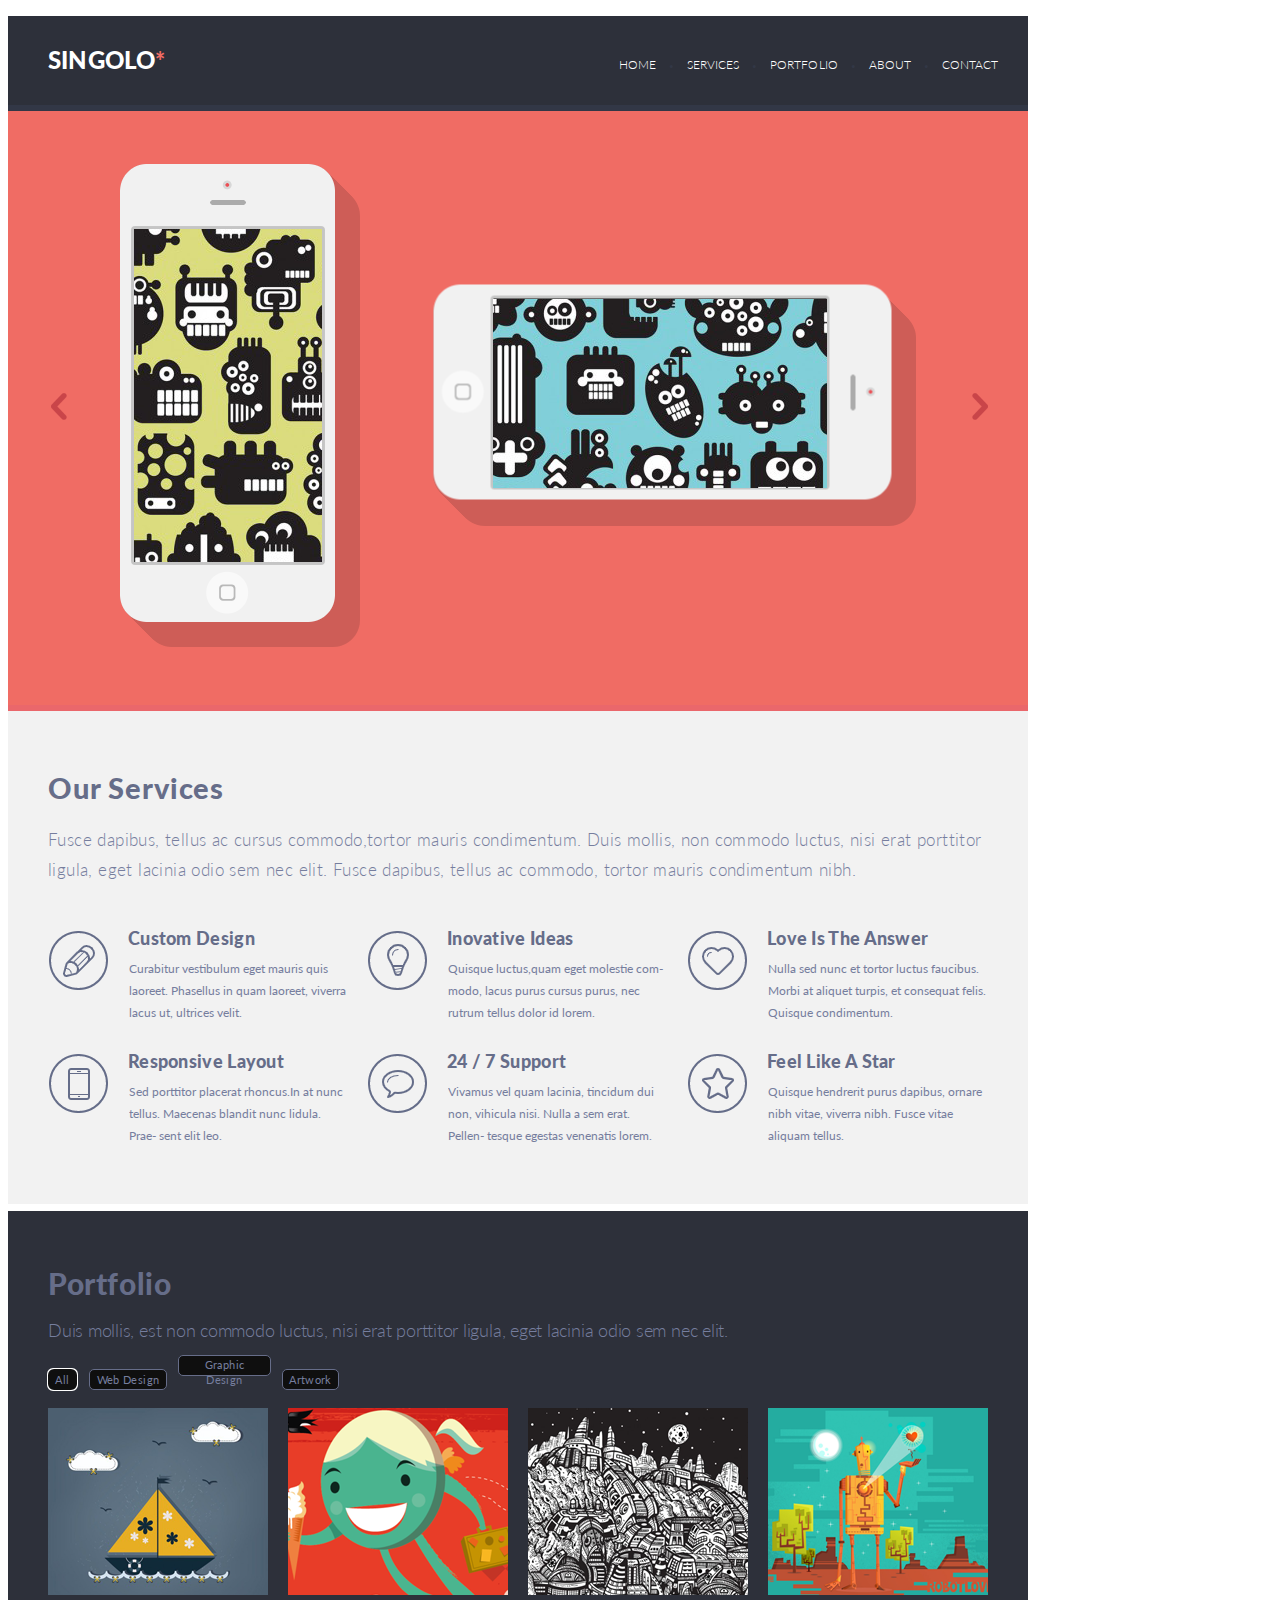
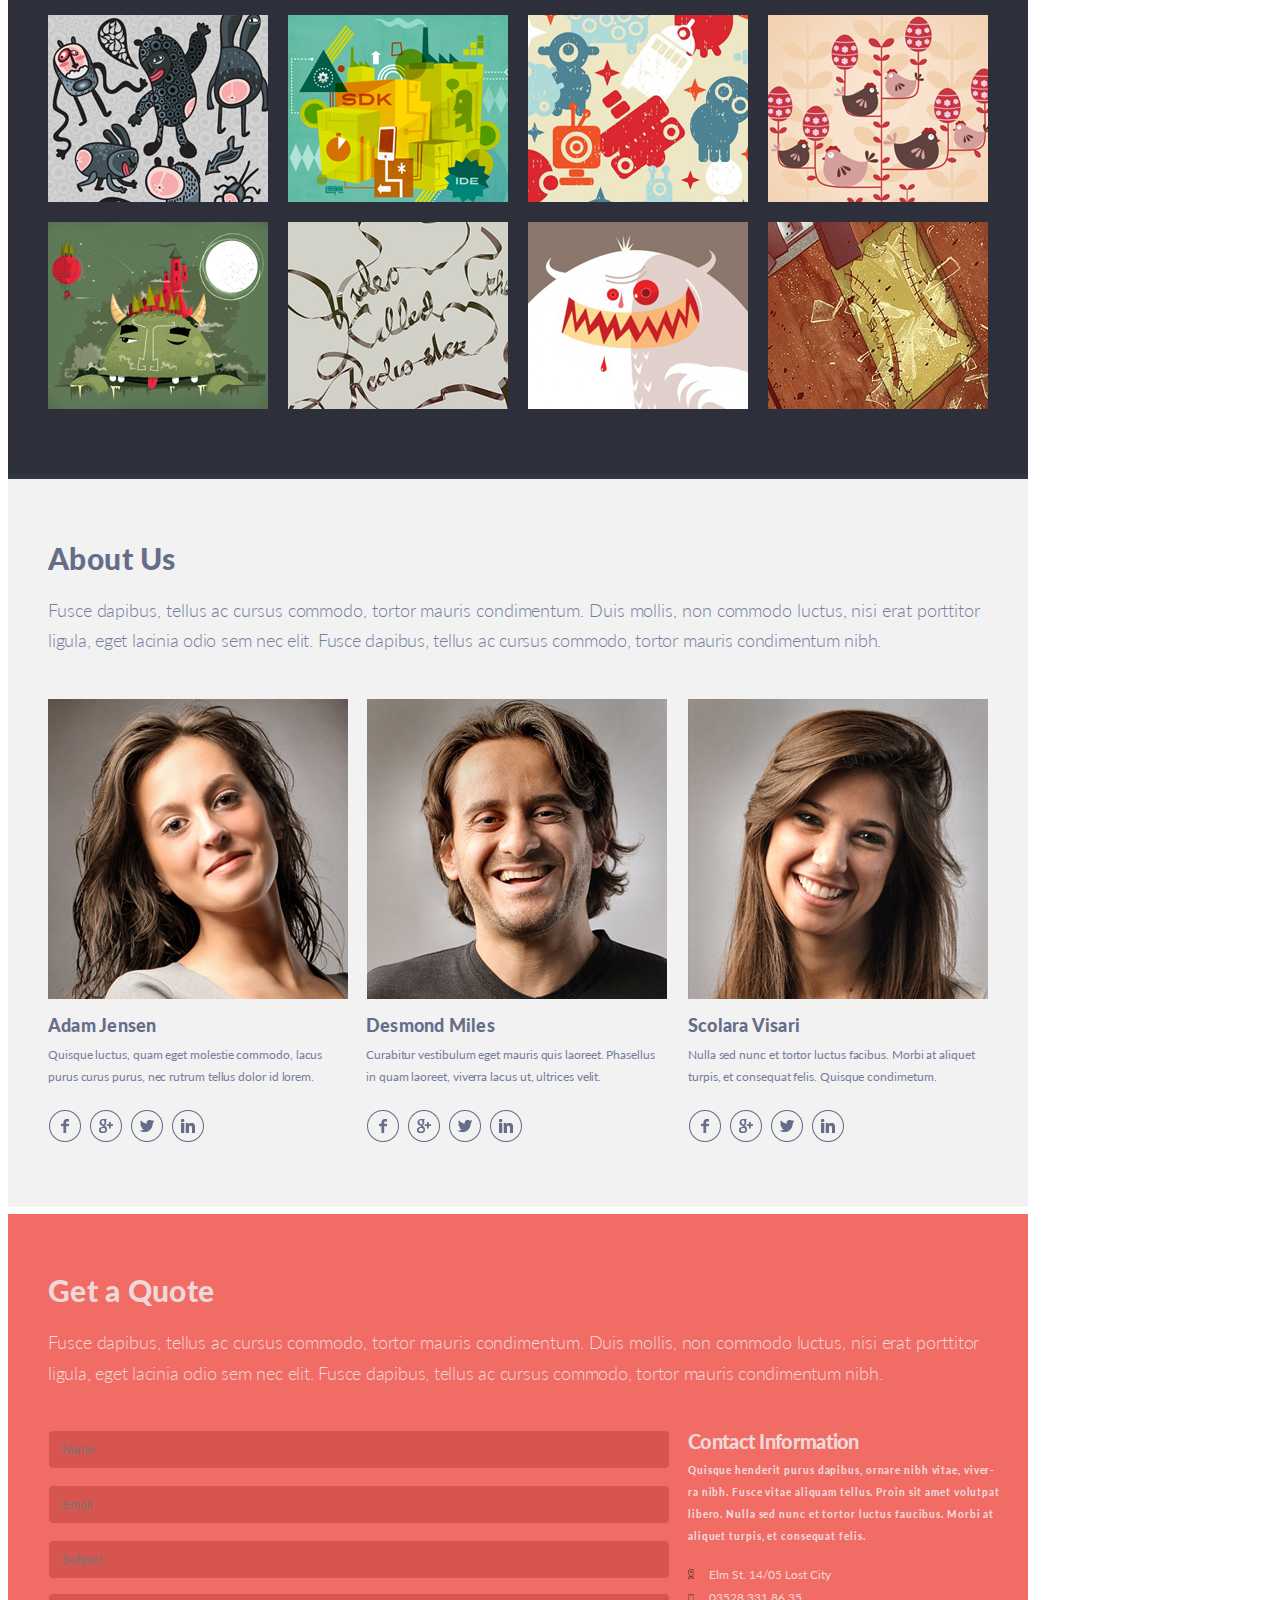
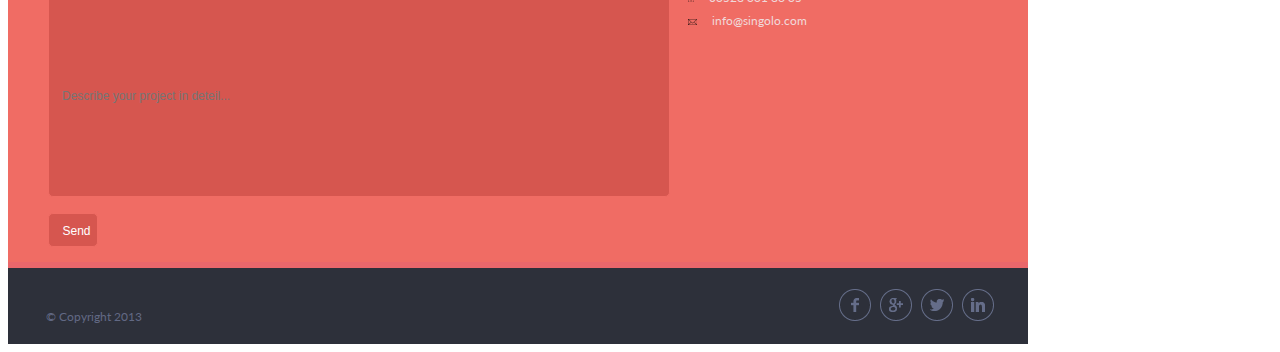
<file: index.html>
<!DOCTYPE html>
<html lang="ru">
<head>
    <meta charset="UTF-8">
    <link rel="stylesheet" href="style.css">
    <title>Singolo</title>
    <link href="https://fonts.googleapis.com/css?family=Lato&display=swap" rel="stylesheet">
</head>

<body>
    <header class="page-header">
        <div>
            <ul id="menu">
                <li><h1>SINGOLO<span class="logo-star">*</span></h1></li>
                <li class="active"><a href="#home-link">HOME</a></li>
                <li class="point">•</li>
                <li><a href="#services-link">SERVICES</a></li>
                <li class="point">•</li>
                <li><a href="#portfolio-link">PORTFOLIO</a></li>
                <li class="point">•</li>
                <li><a href="#about-link">ABOUT</a></li>
                <li class="point">•</li>
                <li><a href="#contact-link">CONTACT</a></li>
            </ul>
        </div>
    </header>
    <main>
        <section class="Slider">
            <div>
                <div id="Slide-1" class="active-slide">
                    <img id="iPhone-V" class="model-iPhone-vertical" alt="iPhone" src="assets/iPhone.png">
                    <img class="shadow-vertical" alt="iPhoneShadow" src="assets/Shadow.png">
                    <img id="pic-V" class="picture-vertical" alt="picture-vertical" src="assets/Layer6.png" />
                    <img id="iPhone-H" class="model-iPhone-horizontal" alt="iPhone" src="assets/iPhone.png">
                    <img class="shadow-horizontal" alt="iPhoneShadow" src="assets/Shadow2.png">
                    <img id="pic-H" class="picture-horizontal" alt="picture-horizontal" src="assets/Layer5.png" />
                </div>
                <div id="Slide-2" hidden>
                    <img class="slide-2" alt="slide-2" src="assets/Slide-2.png" />
                </div>
                <a id="prev-slide" href="#"><img class="symbol_left" src="assets/chev.png" /></a>
                <a id="next-slide" href="#"><img class="symbol_right" src="assets/chevr.png" /></a>
            </div>
        </section>
        <section class="Servises">
            <div id="services-link" class="our-services"><p>Our Services</p></div>
            <p class="services-text">
                Fusce dapibus, tellus ac cursus commodo,tortor mauris condimentum. Duis mollis, non commodo luctus, nisi erat porttitor
                ligula, eget lacinia odio sem nec elit. Fusce dapibus, tellus ac commodo, tortor mauris condimentum nibh.
            </p>
            <div class="services-grid">
                <div><img class="picture-pen" src="assets/pen.png" alt="pen" /></div>
                <div>
                    <h3>Custom Design</h3>
                    <p>Curabitur vestibulum eget mauris quis laoreet. Phasellus in quam laoreet, viverra lacus ut, ultrices velit.</p>
                </div>
                <div><img class="picture-bulb" src="assets/bulb.png" alt="bulb" /></div>
                <div>
                    <h3>Inovative Ideas</h3>
                    <p>Quisque luctus,quam eget molestie com- modo, lacus purus cursus purus, nec rutrum tellus dolor id lorem.</p>
                </div>
                <div><img class="picture-heart" src="assets/heart.png" alt="heart" /></div>
                <div>
                    <h3>Love Is The Answer</h3>
                    <p>
                        Nulla sed nunc et tortor luctus faucibus. Morbi at aliquet turpis, et consequat felis. Quisque condimentum.
                    </p>
                </div>
                <div><img class="picture-phone" src="assets/phone.png" alt="phone" /></div>
                <div>
                    <h3>Responsive Layout</h3>
                    <p>Sed porttitor placerat rhoncus.In at nunc tellus. Maecenas blandit nunc lidula. Prae- sent elit leo.</p>
                </div>
                <div><img class="picture-bubble" src="assets/bubble.png" alt="bubble" /></div>
                <div>
                    <h3>24 / 7 Support</h3>
                    <p>Vivamus vel quam lacinia, tincidum dui non, vihicula nisi. Nulla a sem erat. Pellen- tesque egestas venenatis lorem.</p>
                </div>
                <div><img class="picture-star" src="assets/star.png" alt="star" /></div>
                <div>
                    <h3>Feel Like A Star</h3>
                    <p>Quisque hendrerit purus dapibus, ornare nibh vitae, viverra nibh. Fusce vitae aliquam tellus.</p>
                </div>
            </div>
        </section>
        <section class="portfolio-section">
            <div class="portfolio-class">
                <h1 id="portfolio-link" class="portfolio">Portfolio</h1>
                <p>Duis mollis, est non commodo luctus, nisi erat porttitor ligula, eget lacinia odio sem nec elit.</p>

                <ul id="image-change">
                    <li><button class="button1" type="button" autofocus><span>All</span></button></li>
                    <li><button class="button2" type="button" autofocus><span>Web Design</span></button></li>
                    <li><button class="button3" type="button" autofocus><span>Graphic Design</span></button></li>
                    <li><button class="button4" type="button" autofocus><span>Artwork</span></button></li>
                </ul>

            </div>
            <div id="image-grid" class="image-grid">
                <div><a href="#portfolio-link"><img id="pic1" src="assets/Image1.png" alt="picture1" /></a></div>
                <div><a href="#portfolio-link"><img id="pic2" src="assets/Image2.png" alt="picture2" /></a></div>
                <div><a href="#portfolio-link"><img id="pic3" src="assets/Image3.png" alt="picture3" /></a></div>
                <div><a href="#portfolio-link"><img id="pic4" src="assets/Image4.png" alt="picture4" /></a></div>
                <div><a href="#portfolio-link"><img id="pic5" src="assets/Image5.png" alt="picture5" /></a></div>
                <div><a href="#portfolio-link"><img id="pic6" src="assets/Image6.png" alt="picture6" /></a></div>
                <div><a href="#portfolio-link"><img id="pic7" src="assets/Image7.png" alt="picture7" /></a></div>
                <div><a href="#portfolio-link"><img id="pic8" src="assets/Image8.png" alt="picture8" /></a></div>
                <div><a href="#portfolio-link"><img id="pic9" src="assets/Image9.png" alt="picture9" /></a></div>
                <div><a href="#portfolio-link"><img id="pic10" src="assets/Image10.png" alt="picture10" /></a></div>
                <div><a href="#portfolio-link"><img id="pic11" src="assets/Image11.png" alt="picture11" /></a></div>
                <div><a href="#portfolio-link"><img id="pic12" src="assets/Image12.png" alt="picture12" /></a></div>
            </div>
        </section>
        <section class="about-us">
            <div>
                <h2 id="about-link">About Us</h2>
            </div>
            <div>
                <p>
                    Fusce dapibus, tellus ac cursus commodo, tortor mauris condimentum. Duis mollis, non commodo luctus, nisi erat porttitor
                    <span>ligula, eget lacinia odio sem nec elit. Fusce dapibus, tellus ac cursus commodo, tortor mauris condimentum nibh.</span>
                </p>
            </div>
            <div class="about-us-grid">
                <div><img src="assets/Photo1.png" alt="photo1" /></div>
                <div><img src="assets/Photo2.png" alt="photo2" /></div>
                <div><img src="assets/Photo3.png" alt="photo3" /></div>
                <div>
                    <h3>
                        Adam Jensen
                    </h3>
                    <p class="description">Quisque luctus, quam eget molestie commodo, lacus purus curus purus, nec rutrum tellus dolor id lorem.</p>
                </div>
                <div>
                    <h3>
                        Desmond Miles
                    </h3>
                    <p class="description">Curabitur vestibulum eget mauris quis laoreet. Phasellus in quam laoreet, viverra lacus ut, ultrices velit.</p>
                </div>
                <div>
                    <h3>
                        Scolara Visari
                    </h3>
                    <p class="description">Nulla sed nunc et tortor luctus facibus. Morbi at aliquet turpis, et consequat felis. Quisque condimetum.</p>
                </div>
                <div class="logos">
                    <ul>
                        <li><a href="facebook.com"><img src="assets/facebook-logo.png" alt="facebook" /></a></li>
                        <li><a href="google.com"><img src="assets/google+-logo.png" alt="google+" /></a></li>
                        <li><a href="twitter.com"><img src="assets/twitter-logo.png" alt="twitter" /></a></li>
                        <li><a href="linkedin.com"><img src="assets/linkedin-logo.png" alt="linkedin" /></a></li>
                    </ul>
                </div>
                <div class="logos">
                    <ul>
                        <li><a href="facebook.com"><img src="assets/facebook-logo.png" alt="facebook" /></a></li>
                        <li><a href="google.com"><img src="assets/google+-logo.png" alt="google+" /></a></li>
                        <li><a href="twitter.com"><img src="assets/twitter-logo.png" alt="twitter" /></a></li>
                        <li><a href="linkedin.com"><img src="assets/linkedin-logo.png" alt="linkedin" /></a></li>
                    </ul>
                </div>
                <div class="logos">
                    <ul>
                        <li><a href="facebook.com"><img src="assets/facebook-logo.png" alt="facebook" /></a></li>
                        <li><a href="google.com"><img src="assets/google+-logo.png" alt="google+" /></a></li>
                        <li><a href="twitter.com"><img src="assets/twitter-logo.png" alt="twitter" /></a></li>
                        <li><a href="linkedin.com"><img src="assets/linkedin-logo.png" alt="linkedin" /></a></li>
                    </ul>
                </div>
            </div>
        </section>
        <section class="get-a-quote">
            <p id="contact-link" class="article">Get a Quote</p>
            <p class="article-description">
                Fusce dapibus, tellus ac cursus commodo, tortor mauris condimentum. Duis mollis, non commodo luctus, nisi erat
                porttitor <br /><span>ligula, eget lacinia odio sem nec elit. Fusce dapibus, tellus ac cursus commodo, tortor mauris condimentum nibh.</span>
            </p>
            <form action="#" method="post">
                <div class="grid-form">
                    <div class="form-left">
                        <p><input type="text" placeholder="Name" name="Name" pattern="[A-Z]{1}[a-z]{1-20}" required></p>
                        <p><input type="email" placeholder="Email" name="Email" required></p>
                        <p><input type="text" placeholder="Subject" name="Subject" required></p>
                        <p><input id="form-description" type="text" placeholder="Describe your project in deteil..." name="Describtion" required></p>
                        <p><input id="buttom" type="submit" name="bsend" value="Send"></p>
                    </div>
                    <div>
                        <p class="contact">Contact Information</p>
                        <p class="contact-description">
                            Quisque henderit purus dapibus, ornare nibh vitae, viver-<br />ra nibh. Fusce vitae aliquam tellus. Proin sit amet volutpat<br />
                            libero. Nulla sed nunc et tortor luctus faucibus. Morbi at<br /> aliquet turpis, et consequat felis.
                        </p>
                        <p class="other">
                            <a href="#"><img src="assets/location.png" alt="location" /></a><span>Elm St. 14/05 Lost City</span>
                            <br />
                            <a href="#"><img src="assets/telephone.png" alt="location" /></a><span>03528 331 86 35</span>
                            <br />
                            <a href="#"><img src="assets/mail.png" alt="location" /></a><span>info@singolo.com</span>
                        </p>
                    </div>
                </div>
            </form>
        </section>
    </main>
    <footer>
        <div class="logos">
            <ul>
                <li class="copyright">&#169; Copyright 2013</li>
                <li><a href="facebook.com"><img src="assets/facebook-logo.png" alt="facebook" /></a></li>
                <li><a href="google.com"><img src="assets/google+-logo.png" alt="google+" /></a></li>
                <li><a href="twitter.com"><img src="assets/twitter-logo.png" alt="twitter" /></a></li>
                <li><a href="linkedin.com"><img src="assets/linkedin-logo.png" alt="linkedin" /></a></li>
            </ul>
        </div>
    </footer>
    <script src="script.js"></script>
</body>
</html>
</file>
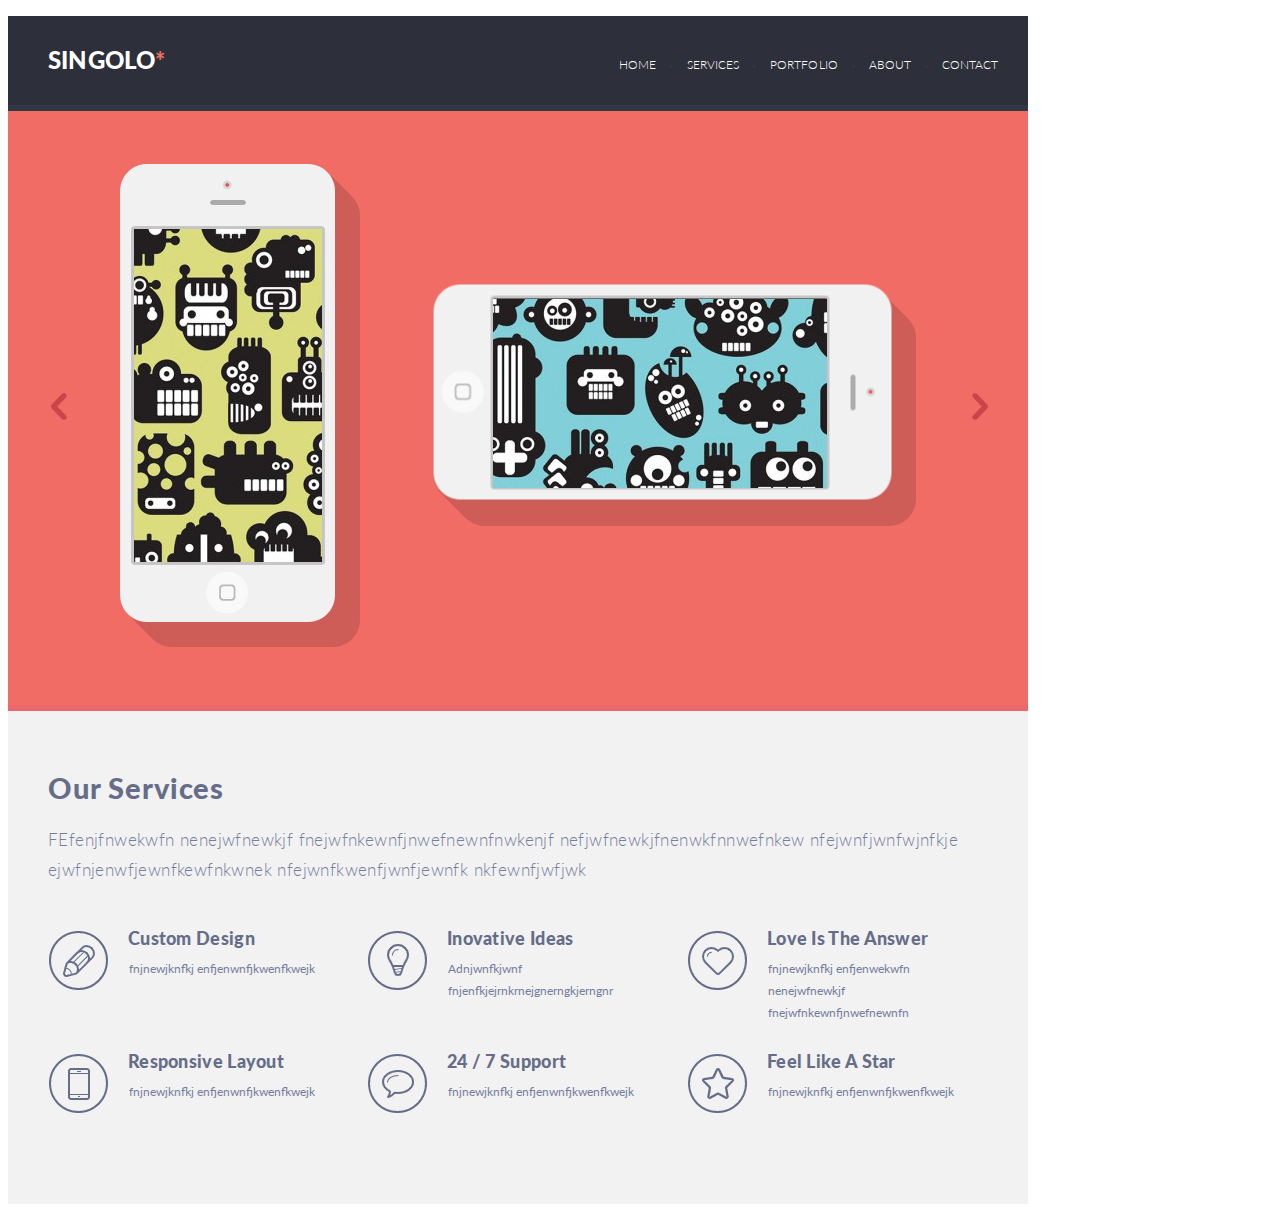
<file: singolo1.html>
<!DOCTYPE html>
<html lang="ru">
<head>
    <meta charset="UTF-8">
    <link rel="stylesheet" href="style.css">
    <title>Singolo</title>
    <link href="https://fonts.googleapis.com/css?family=Lato&display=swap" rel="stylesheet">
</head>

<body>
    <header class="page-header">
        <div>
            <ul>
                <li><h1>SINGOLO<span class="logo-star">*</span></h1></li>
                <li class="page-home"><a href="">HOME</a></li>
                <li class="point">•</li>
                <li><a href="">SERVICES</a></li>
                <li class="point">•</li>
                <li><a href="">PORTFOLIO</a></li>
                <li class="point">•</li>
                <li><a href="">ABOUT</a></li>
                <li class="point">•</li>
                <li><a href="">CONTACT</a></li>
            </ul>
        </div>
    </header>
    <main>
        <section class="Slider">
            <div>
                <a href=""><img class="symbol_left" src="assets/chev.png" /></a>
                <img class="model-iPhone-vertical" alt="iPhone" src="assets/iPhone.png">
                <img class="shadow-vertical" alt="iPhoneShadow" src="assets/Shadow.png">
                <img class="picture-vertical" alt="picture-vertical" src="assets/Layer6.png" />
                <img class="model-iPhone-horizontal" alt="iPhone" src="assets/iPhone.png">
                <img class="shadow-horizontal" alt="iPhoneShadow" src="assets/Shadow2.png">
                <img class="picture-horizontal" alt="picture-horizontal" src="assets/Layer5.png" />
                <a href=""><img class="symbol_right" src="assets/chevr.png" /></a>
            </div>
        </section>
        <section class="Servises">
            <div class="our-services"><p>Our Services</p></div>
            <p class="services-text">
                FEfenjfnwekwfn nenejwfnewkjf fnejwfnkewnfjnwefnewnfnwkenjf nefjwfnewkjfnenwkfnnwefnkew
                nfejwnfjwnfwjnfkje ejwfnjenwfjewnfkewfnkwnek nfejwnfkwenfjwnfjewnfk nkfewnfjwfjwk
            </p>
            <div class="services-grid">
                <div><img class="picture-pen" src="assets/pen.png" alt="pen" /></div>
                <div>
                    <h3>Custom Design</h3>
                    <p>fnjnewjknfkj enfjenwnfjkwenfkwejk</p>
                </div>
                <div><img class="picture-bulb" src="assets/bulb.png" alt="bulb" /></div>
                <div>
                    <h3>Inovative Ideas</h3>
                    <p>Adnjwnfkjwnf fnjenfkjejrnkrnejgnerngkjerngnr</p>
                </div>
                <div><img class="picture-heart" src="assets/heart.png" alt="heart" /></div>
                <div>
                    <h3>Love Is The Answer</h3>
                    <p>
                        fnjnewjknfkj enfjenwekwfn nenejwfnewkjf fnejwfnkewnfjnwefnewnfn 
                    </p>
                </div>
                <div><img class="picture-phone" src="assets/phone.png" alt="phone" /></div>
                <div>
                    <h3>Responsive Layout</h3>
                    <p>fnjnewjknfkj enfjenwnfjkwenfkwejk</p>
                </div>
                <div><img class="picture-bubble" src="assets/bubble.png" alt="bubble" /></div>
                <div>
                    <h3>24 / 7 Support</h3>
                    <p>fnjnewjknfkj enfjenwnfjkwenfkwejk</p>
                </div>
                <div><img class="picture-star" src="assets/star.png" alt="star" /></div>
                <div>
                    <h3>Feel Like A Star</h3>
                    <p>fnjnewjknfkj enfjenwnfjkwenfkwejk</p>
                </div>
            </div>
        </section>        
    </main>
</body>
</html>
</file>
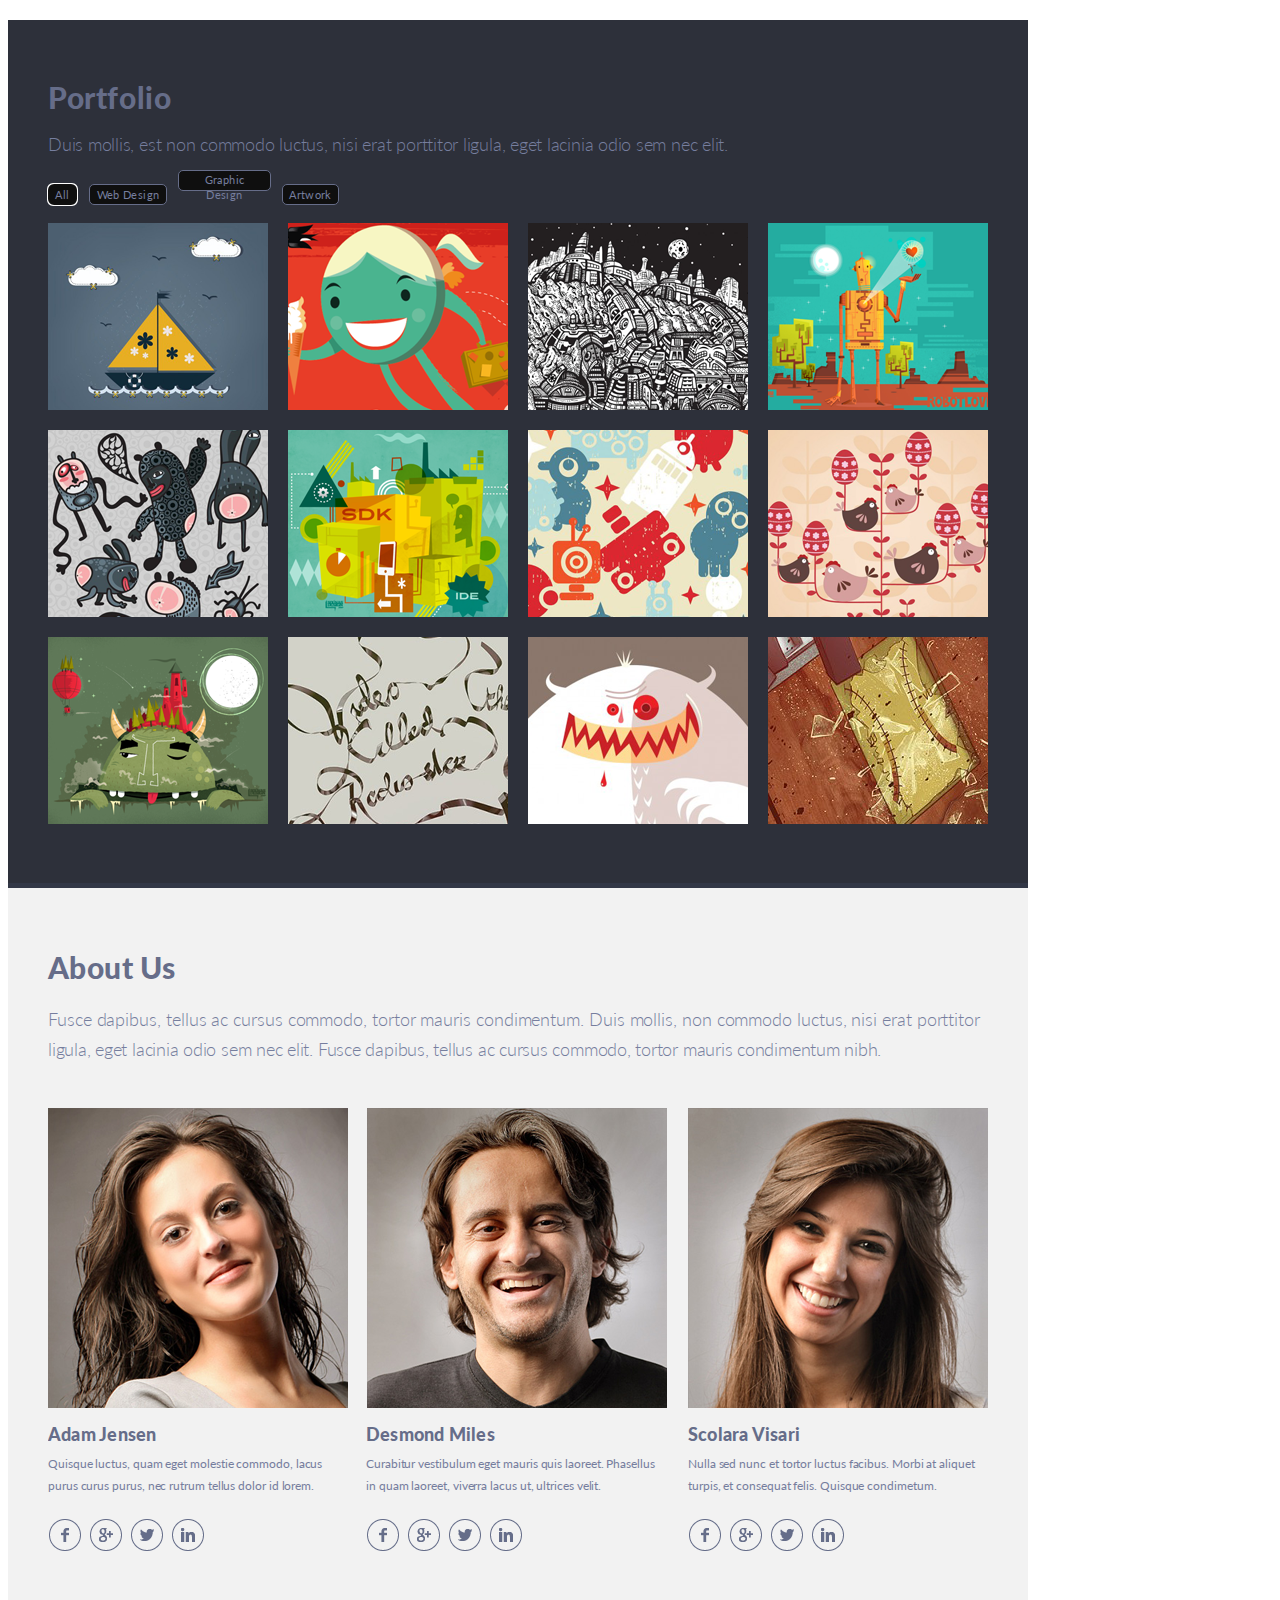
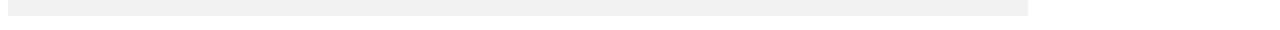
<file: singolo2.html>
<!DOCTYPE html>
<html lang="ru">
<head>
    <meta charset="UTF-8">
    <link rel="stylesheet" href="style1.css">
    <title>Singolo2</title>
    <link href="https://fonts.googleapis.com/css?family=Lato&display=swap" rel="stylesheet">
</head>

<body>
    <main>
        <section class="portfolio-section">
            <div class="portfolio-class">
                <h1 class="portfolio">Portfolio</h1>
                <p>Duis mollis, est non commodo luctus, nisi erat porttitor ligula, eget lacinia odio sem nec elit.</p>
                
                    <ul>
                        <li><button class="button1" type ="button" autofocus><span>All</span></button></li>
                        <li><button class="button2" type ="button" autofocus><span>Web Design</span></button></li>
                        <li><button class="button3" type ="button" autofocus><span>Graphic Design</span></button></li>
                        <li><button class="button4" type ="button" autofocus><span>Artwork</span></button></li>
                    </ul>
                       
            </div>
            <div class="image-grid">
                <div><a href=""><img src="assets/Image1.png" alt="picture1" /></a></div>
                <div><a href=""><img src="assets/Image2.png" alt="picture2" /></a></div>
                <div><a href=""><img src="assets/Image3.png" alt="picture3" /></a></div>
                <div><a href=""><img src="assets/Image4.png" alt="picture4" /></a></div>
                <div><a href=""><img src="assets/Image5.png" alt="picture5" /></a></div>
                <div><a href=""><img src="assets/Image6.png" alt="picture6" /></a></div>
                <div><a href=""><img src="assets/Image7.png" alt="picture7" /></a></div>
                <div><a href=""><img src="assets/Image8.png" alt="picture8" /></a></div>
                <div><a href=""><img src="assets/Image9.png" alt="picture9" /></a></div>
                <div><a href=""><img src="assets/Image10.png" alt="picture10" /></a></div>
                <div><a href=""><img src="assets/Image11.png" alt="picture11" /></a></div>
                <div><a href=""><img src="assets/Image12.png" alt="picture12" /></a></div>
                <div><a href=""><img src="assets/Image12.png" alt="picture12" /></a></div>
            </div>
        </section>
        <section class="about-us">
            <div>
                <h2>About Us</h2>
            </div>
            <div>
                <p>Fusce dapibus, tellus ac cursus commodo, tortor mauris condimentum. Duis mollis, non commodo luctus, nisi erat porttitor 
                <span>ligula, eget lacinia odio sem nec elit. Fusce dapibus, tellus ac cursus commodo, tortor mauris condimentum nibh.</span></p>
            </div>
            <div class="about-us-grid">
                <div><img src="assets/Photo1.png" alt="photo1" /></div>
                <div><img src="assets/Photo2.png" alt="photo2" /></div>
                <div><img src="assets/Photo3.png" alt="photo3" /></div>
                <div>
                    <h3>
                        Adam Jensen
                    </h3>
                    <p class="description">Quisque luctus, quam eget molestie commodo, lacus purus curus purus, nec rutrum tellus dolor id lorem.</p>
                </div>
                <div>
                    <h3>
                        Desmond Miles
                    </h3>
                    <p class="description">Curabitur vestibulum eget mauris quis laoreet. Phasellus in quam laoreet, viverra lacus ut, ultrices velit.</p>
                </div>
                <div>
                    <h3>
                        Scolara Visari
                    </h3>
                    <p class="description">Nulla sed nunc et tortor luctus facibus. Morbi at aliquet turpis, et consequat felis. Quisque condimetum.</p>
                </div>
                <div class="logos">
                    <ul>
                        <li><a href="facebook.com"><img src="assets/facebook-logo.png" alt="facebook" /></a></li>
                        <li><a href="google.com"><img src="assets/google+-logo.png" alt="google+" /></a></li>
                        <li><a href="twitter.com"><img src="assets/twitter-logo.png" alt="twitter" /></a></li>
                        <li><a href="linkedin.com"><img src="assets/linkedin-logo.png" alt="linkedin" /></a></li>
                    </ul>
                </div>
                <div class="logos">
                    <ul>
                        <li><a href="facebook.com"><img src="assets/facebook-logo.png" alt="facebook" /></a></li>
                        <li><a href="google.com"><img src="assets/google+-logo.png" alt="google+" /></a></li>
                        <li><a href="twitter.com"><img src="assets/twitter-logo.png" alt="twitter" /></a></li>
                        <li><a href="linkedin.com"><img src="assets/linkedin-logo.png" alt="linkedin" /></a></li>
                    </ul>
                </div>
                <div class="logos">
                    <ul>
                        <li><a href="facebook.com"><img src="assets/facebook-logo.png" alt="facebook" /></a></li>
                        <li><a href="google.com"><img src="assets/google+-logo.png" alt="google+" /></a></li>
                        <li><a href="twitter.com"><img src="assets/twitter-logo.png" alt="twitter" /></a></li>
                        <li><a href="linkedin.com"><img src="assets/linkedin-logo.png" alt="linkedin" /></a></li>
                    </ul>
                </div>
            </div>
        </section>        
    </main>
</body>
</html>
</file>
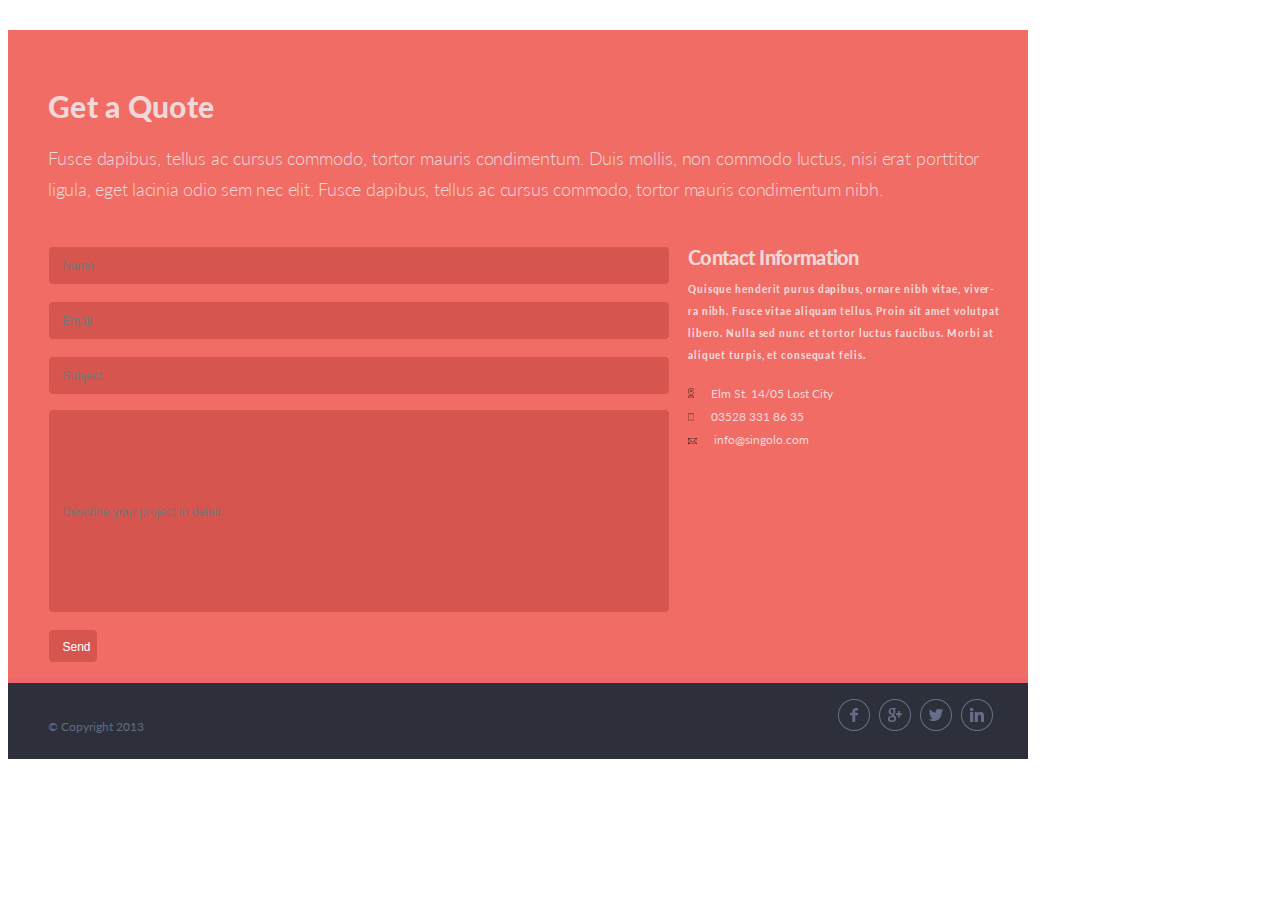
<file: singolo3.html>
<!DOCTYPE html>
<html lang="ru">
<head>
    <meta charset="UTF-8">
    <link rel="stylesheet" href="style3.css">
    <title>Singolo</title>
    <link href="https://fonts.googleapis.com/css?family=Lato&display=swap" rel="stylesheet">
</head>

<body>
    <main>
        <section class="get-a-quote">
           <p class="article">Get a Quote</p>
            <p class="article-description">Fusce dapibus, tellus ac cursus commodo, tortor mauris condimentum. Duis mollis, non commodo luctus, nisi erat
            porttitor <br /><span>ligula, eget lacinia odio sem nec elit. Fusce dapibus, tellus ac cursus commodo, tortor mauris condimentum nibh.</span></p>
            <form action="#" method="post">
                <div class="grid-form">
                    <div class="form-left"> 
                        <p><input type="text" placeholder="Name" name="Name" pattern="[A-Z]{1}[a-z]{1-20}" required></p>
                        <p><input type="email" placeholder="Email" name="Email" required></p>
                        <p><input type="text" placeholder="Subject" name="Subject" required></p>                          
                        <p><input id="form-description" type="text" placeholder="Describe your project in deteil..." name="Describtion" required></p>                         
                        <p><input id="buttom" type="submit" name="bsend" value="Send" ></p>
                    </div>
                    <div>
                        <p class="contact">Contact Information</p>
                        <p class="contact-description">
                            Quisque henderit purus dapibus, ornare nibh vitae, viver-<br />ra nibh. Fusce vitae aliquam tellus. Proin sit amet volutpat<br />
                            libero. Nulla sed nunc et tortor luctus faucibus. Morbi at<br /> aliquet turpis, et consequat felis.
                        </p>
                        <p class="other">
                            <a href="#"><img src="assets/location.png" alt="location" /></a><span>Elm St. 14/05 Lost City</span>
                        <br />
                            <a href="#"><img src="assets/telephone.png" alt="location" /></a><span>03528 331 86 35</span>
                       <br />
                            <a href="#"><img src="assets/mail.png" alt="location" /></a><span>info@singolo.com</span>
                        </p>
                    </div>
                </div>
            </form>
        </section>     
        <footer>
            <div class="logos">
                <ul>
                    <li class="copyright">&#169; Copyright 2013</li>
                    <li><a href="facebook.com"><img src="assets/facebook-logo.png" alt="facebook" /></a></li>
                    <li><a href="google.com"><img src="assets/google+-logo.png" alt="google+" /></a></li>
                    <li><a href="twitter.com"><img src="assets/twitter-logo.png" alt="twitter" /></a></li>
                    <li><a href="linkedin.com"><img src="assets/linkedin-logo.png" alt="linkedin" /></a></li>
                </ul>
            </div>
        </footer>
    </main>
</body>
</html>
</file>
<file: style.css>
body {
    width: 1020px;
    align-items: center;
    font-family: "LATO";
}

header {
    align-items: center;
    background-color: #2d303a;
    height: 89px;
}

    header h1 {
        margin-left: 0px;
        margin-top: 41px;
        line-height: 6px;
        color: white;
        font-family: "LATO";
        font-weight: 900;
        text-align: left;
        margin-right: 440px;
        font-size: 24px;
        letter-spacing: 0.2px;
    }

    header ul {
        color: #323746;
    }

    header li {
        display: inline-block;
        align-items: center;
    }

        header li a {
            font-size: 12px;
            line-height: 6px;
            color: white;
            text-decoration: none;
            text-align: left;
            margin: 9px;
            margin-top: 28px;
            font-weight: 300;
            letter-spacing: 0.05px;
        }

/*a:hover {
    color: #f06c64;
}*/

.point {
    font-size: 8px;
}

.page-home {
    color: red;
}

li .active {
    color: red;
    border: 1px solid #666d89;
}

li :not(.active):hover {
    cursor: pointer;
    color: #f06c64;
}

.logo-star {
    height: 9px;
    color: #f06c64;
}

.Slider {
    border-top: 6px solid #323746;
    border-bottom: 3px solid #ea676b;
    background-color: #f06c64;
    height: 594px;
    position: relative;
}

    .Slider img {
        position: absolute;
    }

    .Slide-2 {
        height: 600px;
    }
    
    /*.active-slide
    {
        z-index: 100;
    }

    :not(.active-slide):hover {
        z-index:0;
    }*/

.symbol_left {
    top: 282px;
    left: 43px;
}

.model-iPhone-vertical {
    top: 53px;
    left: 112px;
    z-index: 5;
    width: 215px;
    height: 458px;
}

.shadow-vertical {
    left: 112px;
    top: 53px;
    z-index: 2;
}


.shadow-horizontal {
    top: 175px;
    left: 425px;
    z-index: 2;
}

.model-iPhone-horizontal {
    top: 52px;
    left: 547px;
    transform: rotate(90deg);
    z-index: 5;
}

.symbol_right {
    top: 282px;
    right: 40px;
}

.picture-vertical {
    margin: 0;
    top: 118px;
    left: 126px;
    clip: rect(0px 188px 333px 0px);
    z-index: 10;
}

.picture-horizontal {
    margin: 0;
    top: 188px;
    left: 485px;
    clip: rect(0px 334px 189px 0px);
    z-index: 10;
}

.Servises {
    height: 493px;
    background-color: #f2f2f2;
    border-top: 3px solid #ea676b;
    border-bottom: 6px solid white;
}

    .Servises .our-services {
        margin: 40px;
        margin-top: 68px;
        margin-bottom: 0px;
        font-size: 29px;
        line-height: 18px;
        color: #666d89;
        font-family: "Lato";
        font-weight: 900;
        text-align: left;
        letter-spacing: 0.85px;
    }

    .Servises .services-text {
        margin: 40px;
        margin-top: -1px;
        width: 940px;
        height: 57px;
        font-size: 17px;
        line-height: 30px;
        color: #767e9e;
        font-family: "Lato";
        font-weight: 300;
        text-align: left;
        letter-spacing: 0.4px;
    }

.services-grid {
    margin: 41px;
    display: grid;
    margin-bottom: 20px;
    grid-template-columns: 80px 239px 80px 240px 80px 241px;
    grid-template-rows: 123px;
}

    .services-grid img {
        margin-top: 8px;
    }

    .services-grid h3 {
        font-size: 18px;
        line-height: 18px;
        margin-left: -1px;
        margin-top: 6px;
        margin-bottom: 8px;
        color: #666d89;
        font-family: "Lato";
        font-weight: 900;
        text-align: left;
        letter-spacing: 0.3px;
        text-overflow: ellipsis;
    }


    .services-grid p {
        max-width: 240px;
        max-height: 240px;
        white-space: normal;
        overflow: hidden;
        text-overflow: ellipsis;
        margin-top: 11px;
        width: 219px;
        height: 128px;
        font-size: 12px;
        line-height: 22px;
        color: #767e9e;
        font-family: "Lato";
        font-weight: 400;
        text-align: left;
        letter-spacing: 0px;
    }


.portfolio-section {
    width: 1020px;
    height: 863px;
    background-color: #2d303a;
    border-top: 1px solid white;
    border-bottom: 3px solid #323746;
}

.portfolio {
    padding-left: 40px;
    padding-top: 43px;
    font-size: 30px;
    line-height: 18px;
    color: #666d89;
    font-family: "Lato";
    font-weight: 900;
    text-align: left;
    letter-spacing: 0.6px;
}

.portfolio-section p {
    padding-left: 40px;
    padding-top: 3px;
    width: 940px;
    height: 22px;
    font-size: 18px;
    line-height: 30px;
    color: #767e9e;
    font-family: "Lato";
    font-weight: 300;
    text-align: left;
    letter-spacing: -0.23px;
}

.portfolio-section ul {
    padding-top: 0px;
}

.portfolio-section li {
    padding-left: 0px;
    padding-top: 0px;
    border-bottom-style: hidden;
    display: inline-block;
    align-items: center;
    margin-left: 0px;
}

.button1 {
    align-items: center;
    width: 29px;
    height: 21px;
    border-radius: 5px;
    background-color: #0f0f0f;
    border: 1px solid #666d89;
    cursor: pointer;
}

.button2 {
    width: 78px;
    height: 21px;
    border-radius: 5px;
    background-color: #0f0f0f;
    border: 1px solid #666d89;
    margin-left: 8px;
    cursor: pointer;
}

.button3 {
    width: 93px;
    height: 21px;
    border-radius: 5px;
    background-color: #0f0f0f;
    border: 1px solid #666d89;
    margin-left: 7px;
    cursor: pointer;
}

.button4 {
    width: 57px;
    height: 21px;
    border-radius: 5px;
    background-color: #0f0f0f;
    border: 1px solid #666d89;
    margin-left: 7px;
    cursor: pointer;
}

.portfolio-section span {
    font-size: 11px;
    line-height: 15px;
    color: #767e9e;
    font-family: "Lato";
    font-weight: 400;
    text-align: center;
    letter-spacing: 0.39px;
}

.image-grid {
    margin-left: 40px;
    margin-top: 0px;
    display: grid;
    grid-template-columns: 240px 240px 240px 240px;
    grid-template-rows: 207px 207px 207px;
    white-space: nowrap;
    overflow: hidden;
    max-height: 620px;
}

    .image-grid img {
        margin-top: 2px;
        margin-left: 0px;
        cursor: pointer;
    }

.active-image-grid {
    border: 5px solid #F06C64;
}

.noactive-image-grid {
    border: none;
}

.about-us {
    width: 1020px;
    height: 728px;
    background-color: #f2f2f2;
    border-bottom: 6px solid #ffffff;
    border-top: 2px solid #323746;
}

    .about-us h2 {
        padding-left: 40px;
        padding-top: 45px;
        font-size: 30px;
        line-height: 18px;
        color: #666d89;
        font-family: "Lato";
        font-weight: 900;
        text-align: left;
        letter-spacing: 0.4px;
    }

    .about-us p {
        padding-left: 40px;
        padding-top: 3px;
        width: 940px;
        height: 57px;
        font-size: 18px;
        line-height: 30px;
        color: #767e9e;
        font-family: "Lato";
        font-weight: 300;
        text-align: left;
        letter-spacing: -0.075px;
    }

    .about-us span {
        letter-spacing: -0.23px;
    }

.about-us-grid {
    margin-left: 40px;
    margin-top: 0px;
    display: grid;
    grid-template-columns: 318px 322px 320px;
    grid-template-rows: 320px 100px 110px;
}

    .about-us-grid img {
        margin-top: 29px;
        margin-left: 0px;
    }

    .about-us-grid h3 {
        margin-top: 26px;
        margin-left: 0px;
        font-size: 18px;
        line-height: 18px;
        color: #666d89;
        font-family: "Lato";
        font-weight: 900;
        text-align: left;
        letter-spacing: 0.22px;
        max-width: 300px;
        white-space: nowrap;
        overflow: hidden;
        text-overflow: ellipsis;
    }

    .about-us-grid p {
        max-height: 50px;
        white-space: pre-line;
        overflow: hidden;
        margin-top: -11px;
        margin-left: -40px;
        width: 300px;
        height: 175px;
        font-size: 12px;
        line-height: 22px;
        color: #767e9e;
        font-family: "Lato";
        font-weight: 400;
        text-align: left;
        letter-spacing: -0.075px;
    }

    .about-us-grid li {
        margin-left: 0px;
        margin-top: 0px;
        border-bottom-style: hidden;
        display: inline-block;
        align-items: center;
    }

.logos {
    margin-left: -39px;
    margin-top: -25px;
    letter-spacing: 5px;
}

.get-a-quote {
    background-color: #f06c64;
    color: #f0d8d9;
    height: 648px;
    border-bottom: 3px solid #ea676b;
    border-top: 1px solid white;
}

    .get-a-quote .article {
        padding-left: 40px;
        padding-top: 43px;
        font-size: 30px;
        letter-spacing: 0.3px;
        line-height: 6px;
        font-family: "LATO";
        font-weight: 900;
        text-align: left;
    }

    .get-a-quote .article-description {
        padding-left: 40px;
        padding-top: 4px;
        width: 940px;
        height: 22px;
        font-size: 18px;
        line-height: 31px;
        font-family: "Lato";
        font-weight: 300;
        text-align: left;
        letter-spacing: -0.08px;
    }

        .get-a-quote .article-description span {
            letter-spacing: -0.22px;
        }

.grid-form {
    margin-left: 0px;
    margin-top: 65px;
    display: grid;
    grid-template-columns: 680px 340px;
    white-space: nowrap;
    overflow: hidden;
}

.form-left {
}

input {
    margin-left: 40px;
    margin-top: 0px;
    width: 605px;
    height: 34px;
    background-color: #d6564f;
    color: white;
    padding-left: 13px;
    padding-top: 2px;
    font-size: 12px;
    line-height: 31px;
    border-radius: 5px;
    border: 1px solid #f06c64;
}

#form-description {
    margin-top: -2px;
    height: 199px;
}

#buttom {
    width: 50px;
}

.contact {
    padding-left: 0px;
    padding-top: 4px;
    margin-bottom: 0px;
    font-size: 20px;
    letter-spacing: -0.7px;
    line-height: 6px;
    font-family: "LATO";
    font-weight: 900;
    text-align: left;
}

.contact-description {
    max-width: 340px;
    overflow: hidden;
    padding-left: 0px;
    padding-top: 5px;
    font-size: 10px;
    line-height: 22px;
    letter-spacing: 0.9px;
    font-family: "LATO";
    font-weight: 900;
    text-align: left;
}

.other span {
    line-height: 23px;
    margin-left: 15px;
    font-size: 12px;
}

footer {
    width: 1020px;
    height: 76px;
    background-color: #2d303a;
    border-top: 3px solid #ea676b;
    color: #626984;
    line-height: 6px;
    text-align: left;
}

    footer ul {
    }

    footer li {
        display: inline-block;
        font-size: 12px;
        margin-right: 0px;
    }

.copyright {
    margin-left: 37px;
    margin-top: 55px;
    margin-right: 688px;
    letter-spacing: 0px;
}
</file>
<file: style1.css>
body {
    width: 1020px;
    font-family: "LATO";
}

.portfolio-section {
    width: 1020px;
    height: 863px;
    background-color: #2d303a;
    border-bottom: 3px solid #323746;
}

.portfolio {
    padding-left: 40px;
    padding-top: 68px;
    font-size: 30px;
    line-height: 18px;
    color: #666d89;
    font-family: "Lato";
    font-weight: 900;
    text-align: left;
    letter-spacing: 0.6px;
}

.portfolio-section p {
    padding-left: 40px;
    padding-top: 3px;
    width: 940px;
    height: 22px;
    font-size: 18px;
    line-height: 30px;
    color: #767e9e;
    font-family: "Lato";
    font-weight: 300;
    text-align: left;
    letter-spacing: -0.23px;
}

.portfolio-section ul {
    padding-top: 1px;
}

.portfolio-section li {
    padding-left: 0px;
    padding-top: 0px;
    border-bottom-style: hidden;
    display: inline-block;
    align-items: center;
    margin-left: 0px;
}

.button1 {
    align-items: center;
    width: 29px;
    height: 21px;
    border-radius: 5px;
    background-color: #0f0f0f;
    border: 1px solid #666d89;
    cursor: pointer;
}

.button2 {
    width: 78px;
    height: 21px;
    border-radius: 5px;
    background-color: #0f0f0f;
    border: 1px solid #666d89;
    margin-left: 8px;
    cursor: pointer;
}

.button3 {
    width: 93px;
    height: 21px;
    border-radius: 5px;
    background-color: #0f0f0f;
    border: 1px solid #666d89;
    margin-left: 7px;
    cursor: pointer;
}

.button4 {
    width: 57px;
    height: 21px;
    border-radius: 5px;
    background-color: #0f0f0f;
    border: 1px solid #666d89;
    margin-left: 7px;
    cursor: pointer;
}

.portfolio-section span {
    font-size: 11px;
    line-height: 15px;
    color: #767e9e;
    font-family: "Lato";
    font-weight: 400;
    text-align: center;
    letter-spacing: 0.39px;
}

.image-grid {
    margin-left: 40px;
    margin-top: 0px;
    display: grid;
    grid-template-columns: 240px 240px 240px 240px;
    grid-template-rows: 207px 207px 207px;
    white-space: nowrap;
    overflow: hidden;
    max-height: 620px;
}

.image-grid img{
    margin-top:2px;
    margin-left:0px;
    cursor:pointer;
}

.about-us {
    width: 1020px;
    height: 728px;
    background-color: #f2f2f2;
    border-bottom: 6px solid #ffffff;
    border-top: 2px solid #323746;
}

    .about-us h2 {
        padding-left: 40px;
        padding-top: 45px;
        font-size: 30px;
        line-height: 18px;
        color: #666d89;
        font-family: "Lato";
        font-weight: 900;
        text-align: left;
        letter-spacing: 0.4px;
    }

    .about-us p {
        padding-left: 40px;
        padding-top: 3px;
        width: 940px;
        height: 57px;
        font-size: 18px;
        line-height: 30px;
        color: #767e9e;
        font-family: "Lato";
        font-weight: 300;
        text-align: left;
        letter-spacing: -0.075px;
    }

    .about-us span {
        letter-spacing: -0.23px;
    }

.about-us-grid {
    margin-left: 40px;
    margin-top: 0px;
    display: grid;
    grid-template-columns: 318px 322px 320px;
    grid-template-rows: 320px 100px 110px;
}

    .about-us-grid img {
        margin-top: 29px;
        margin-left: 0px;
    }

    .about-us-grid h3 {
        margin-top: 26px;
        margin-left: 0px;
        font-size: 18px;
        line-height: 18px;
        color: #666d89;
        font-family: "Lato";
        font-weight: 900;
        text-align: left;
        letter-spacing: 0.22px;
        max-width: 300px;
        white-space: nowrap;
        overflow: hidden;
        text-overflow: ellipsis;
    }

    .about-us-grid p {
        max-height: 50px;
        white-space: pre-line;
        overflow: hidden;
        margin-top: -11px;
        margin-left: -40px;
        width: 300px;
        height: 175px;
        font-size: 12px;
        line-height: 22px;
        color: #767e9e;
        font-family: "Lato";
        font-weight: 400;
        text-align: left;
        letter-spacing: -0.075px;
    }

    .about-us-grid li {
        margin-left: 0px;
        margin-top: 0px;
        border-bottom-style: hidden;
        display: inline-block;
        align-items: center;
    }

.logos {
    margin-left: -39px;
    margin-top: -25px;
    letter-spacing: 5px;
}
</file>
<file: style3.css>
body {
    width: 1020px;
    font-family: "LATO";
}

.get-a-quote {
    background-color: #f06c64;
    color: #f0d8d9;
    height: 648px;
    border-bottom: 3px solid #ea676b;
}

    .get-a-quote .article {
        padding-left: 40px;
        padding-top: 73px;
        font-size: 30px;
        letter-spacing: 0.3px;
        line-height: 6px;
        font-family: "LATO";
        font-weight: 900;
        text-align: left;
    }

    .get-a-quote .article-description {
        padding-left: 40px;
        padding-top: 4px;
        width: 940px;
        height: 22px;
        font-size: 18px;
        line-height: 31px;
        font-family: "Lato";
        font-weight: 300;
        text-align: left;
        letter-spacing: -0.08px;
    }

    .get-a-quote .article-description span{
        letter-spacing: -0.22px;
    }

.grid-form {
    margin-left: 0px;
    margin-top: 65px;
    display: grid;
    grid-template-columns: 680px 340px;
    white-space: nowrap;
    overflow: hidden;
}

.form-left {
    
}

input {
    margin-left: 40px;
    margin-top: 0px;
    width: 605px;
    height: 34px;
    background-color: #d6564f;
    color: white;
    padding-left: 13px;
    padding-top: 2px;
    font-size: 12px;
    line-height: 31px;
    border-radius: 5px;
    border: 1px solid #f06c64;
}

#form-description {
    margin-top: -2px;
    height: 199px;
    }

#buttom {
    width: 50px;
}

.contact {
    padding-left: 0px;
        padding-top: 4px;
        margin-bottom:0px;
        font-size: 20px;
        letter-spacing: -0.7px;
        line-height: 6px;
        font-family: "LATO";
        font-weight: 900;
        text-align: left;
}

.contact-description {
    max-width: 340px;
    overflow: hidden;
    padding-left: 0px;
    padding-top: 8px;
    font-size: 10px;
    line-height: 22px;
    letter-spacing: 0.9px;
    font-family: "LATO";
    font-weight: 900;
    text-align: left;
}

.other span {
    line-height: 23px;
    margin-left: 17px;
    font-size: 12px;
}

footer {
    width:1020px;
    height: 76px;
    background-color: #2d303a;
    border-top: 2px solid #ea676b;
    color: #626984;
    line-height: 6px;
    text-align:left;
}

footer ul{
    
} 

footer li {
    display: inline-block;
    font-size: 12px;
    margin-right:5px;
}

.copyright {
    margin-left: 0px;
    margin-top: 0px;
    margin-right: 690px;
    letter-spacing: 0px;
}
</file>
